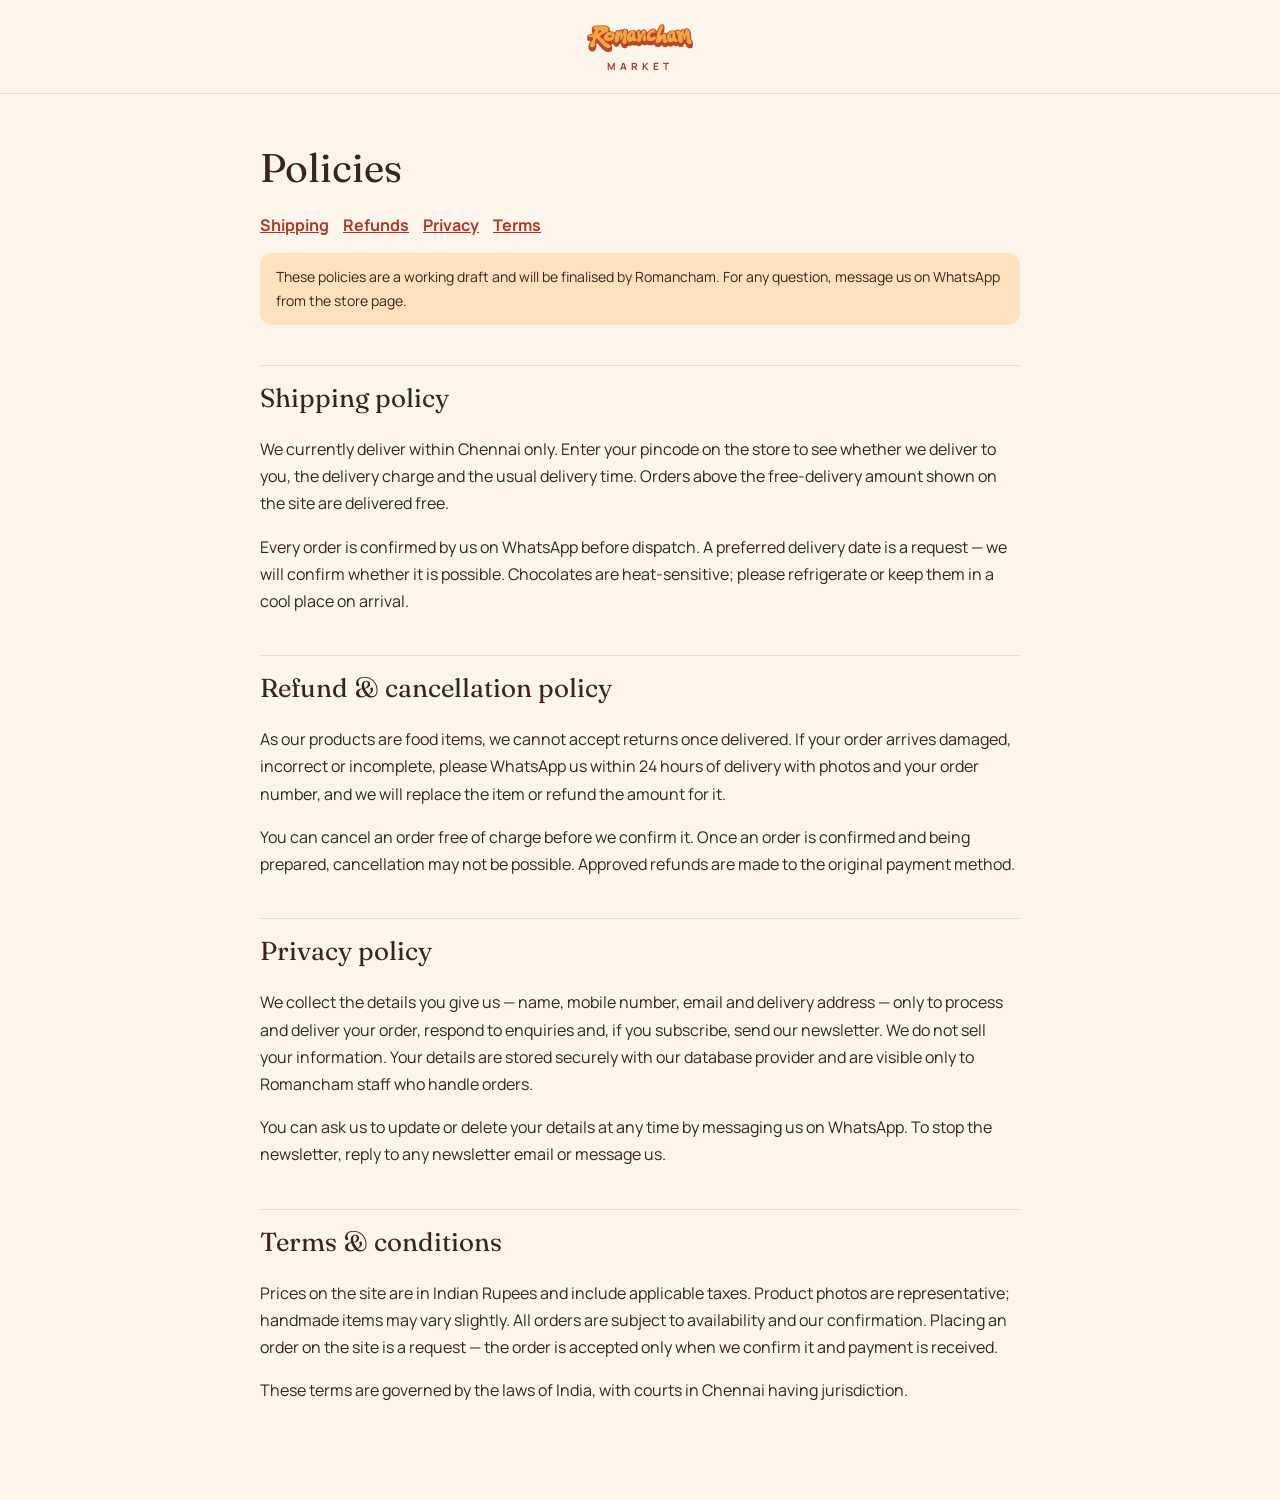
<file: policies.html>
<!DOCTYPE html>
<html lang="en">
<head>
<meta charset="UTF-8">
<meta name="viewport" content="width=device-width, initial-scale=1.0">
<title>Policies · Romancham Market</title>
<link rel="stylesheet" href="/brand.css">
<meta name="description" content="Shipping, refund, privacy and terms for Romancham Market, Anna Nagar, Chennai.">
<link rel="canonical" href="https://www.romanchammarket.com/policies">
<link rel="icon" type="image/svg+xml" href="/favicon.svg">
<link href="https://fonts.googleapis.com/css2?family=Fraunces:opsz,wght@9..144,400&family=Manrope:wght@400;600;700&display=swap" rel="stylesheet">
<style>
body{margin:0;font-family:Manrope,system-ui,sans-serif;background:#FBF5EC;color:#3B2419;line-height:1.7}
header{padding:18px 20px;border-bottom:1px solid rgba(59,36,25,.12);text-align:center}
header a{display:inline-flex;flex-direction:column;align-items:center;text-decoration:none}
header .wm{height:32px}header span{font-size:10px;letter-spacing:.42em;color:#B63522;font-weight:700;margin-top:4px}
main{max-width:760px;margin:0 auto;padding:30px 20px 80px}
h1,h2{font-family:Fraunces,Georgia,serif;font-weight:400}
h1{font-size:40px;margin:10px 0}
h2{font-size:26px;margin:40px 0 8px;padding-top:10px;border-top:1px solid rgba(59,36,25,.12)}
nav a{color:#B63522;font-weight:700;margin-right:14px}
.note{background:#FFE1BD;padding:12px 16px;border-radius:12px;font-size:14px}
</style>
</head>
<body>
<header><a href="/"><span class="wm" role="img" aria-label="Romancham"></span><span>MARKET</span></a></header>
<main>
<h1>Policies</h1>
<nav><a href="#shipping">Shipping</a><a href="#refund">Refunds</a><a href="#privacy">Privacy</a><a href="#terms">Terms</a></nav>
<p class="note">These policies are a working draft and will be finalised by Romancham. For any question, message us on WhatsApp from the store page.</p>

<h2 id="shipping">Shipping policy</h2>
<p>We currently deliver within Chennai only. Enter your pincode on the store to see whether we deliver to you, the delivery charge and the usual delivery time. Orders above the free-delivery amount shown on the site are delivered free.</p>
<p>Every order is confirmed by us on WhatsApp before dispatch. A preferred delivery date is a request — we will confirm whether it is possible. Chocolates are heat-sensitive; please refrigerate or keep them in a cool place on arrival.</p>

<h2 id="refund">Refund &amp; cancellation policy</h2>
<p>As our products are food items, we cannot accept returns once delivered. If your order arrives damaged, incorrect or incomplete, please WhatsApp us within 24 hours of delivery with photos and your order number, and we will replace the item or refund the amount for it.</p>
<p>You can cancel an order free of charge before we confirm it. Once an order is confirmed and being prepared, cancellation may not be possible. Approved refunds are made to the original payment method.</p>

<h2 id="privacy">Privacy policy</h2>
<p>We collect the details you give us — name, mobile number, email and delivery address — only to process and deliver your order, respond to enquiries and, if you subscribe, send our newsletter. We do not sell your information. Your details are stored securely with our database provider and are visible only to Romancham staff who handle orders.</p>
<p>You can ask us to update or delete your details at any time by messaging us on WhatsApp. To stop the newsletter, reply to any newsletter email or message us.</p>

<h2 id="terms">Terms &amp; conditions</h2>
<p>Prices on the site are in Indian Rupees and include applicable taxes. Product photos are representative; handmade items may vary slightly. All orders are subject to availability and our confirmation. Placing an order on the site is a request — the order is accepted only when we confirm it and payment is received.</p>
<p>These terms are governed by the laws of India, with courts in Chennai having jurisdiction.</p>
</main>
</body>
</html>
</file>
<file: brand.css>
.wm{display:inline-block;background:url([data-uri]) center/contain no-repeat;aspect-ratio:360/104;vertical-align:middle}
</file>
